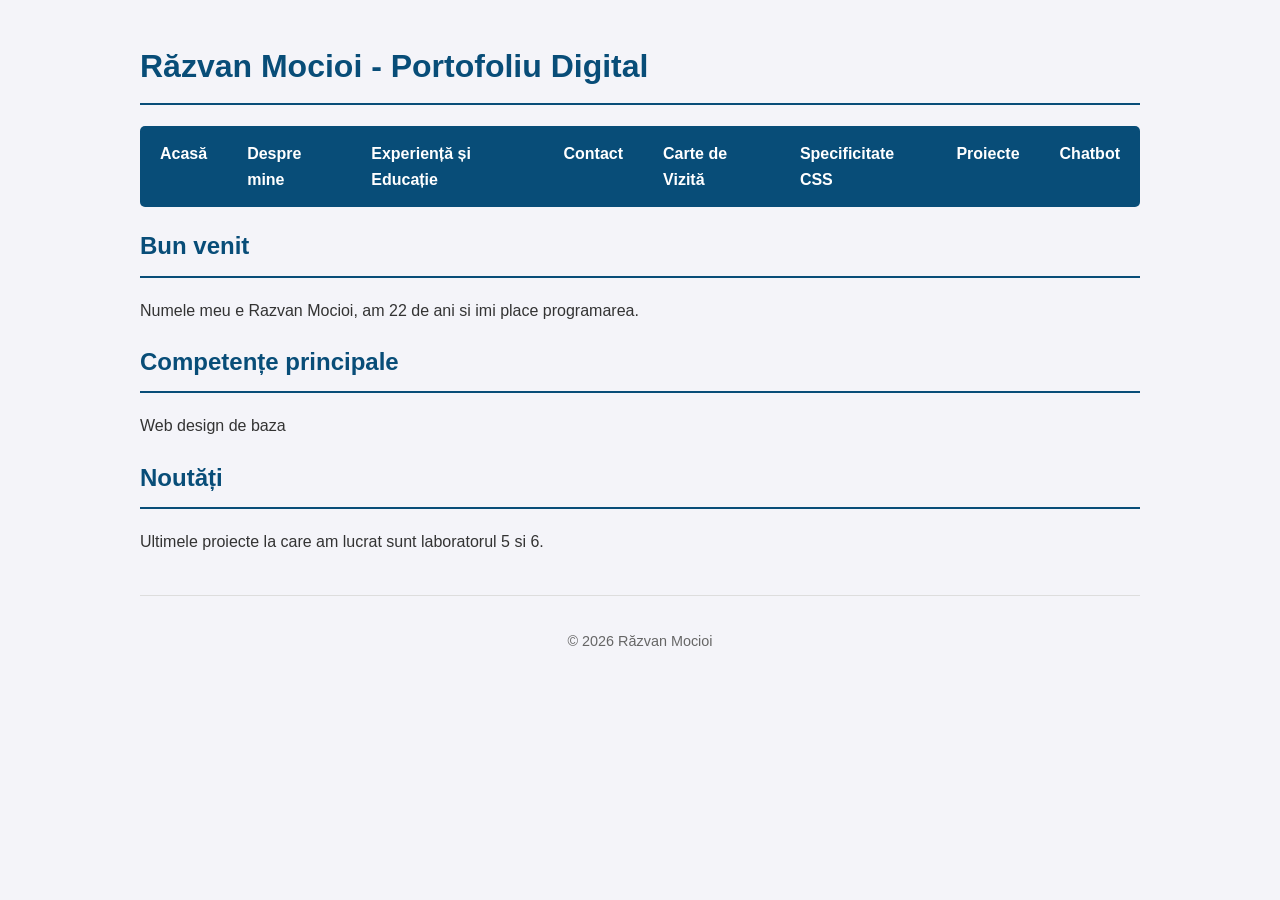
<file: index.html>
<!doctype html>
<html lang="ro">
<head>
    <meta charset="UTF-8">
    <meta name="viewport" content="width=device-width, initial-scale=1.0">
    <title>Portofoliu Personal | Răzvan Mocioi</title>
    <link rel="stylesheet" href="style.css">
</head>
<body>


    <header>
        <h1>Răzvan Mocioi - Portofoliu Digital</h1>
    </header>

   <nav aria-label="Navigare principală">
    <ul>
        <li><a href="index.html">Acasă</a></li>
        <li><a href="about.html">Despre mine</a></li>
        <li><a href="data.html">Experiență și Educație</a></li>
        <li><a href="contact.html">Contact</a></li>
        <li><a href="card.html">Carte de Vizită</a></li>
        <li><a href="specificity.html">Specificitate CSS</a></li>
        <li><a href="overview.html">Proiecte</a></li>
        <li><a href="chatbot.html">Chatbot</a></li>
    </ul>
</nav>

    <main>
        <section id="introducere">
            <h2>Bun venit</h2>
            <p>Numele meu e Razvan Mocioi, am 22 de ani si imi place programarea.</p>
        </section>

        <section id="competente">
            <h2>Competențe principale</h2>
            <p>Web design de baza</p>
        </section>

        <section id="noutati">
            <h2>Noutăți</h2>
            <p>Ultimele proiecte la care am lucrat sunt laboratorul 5 si 6.</p>
        </section>
    </main>

    <footer>
        <p>&copy; 2026 Răzvan Mocioi</p>
    </footer>

</body>
</html>
</file>
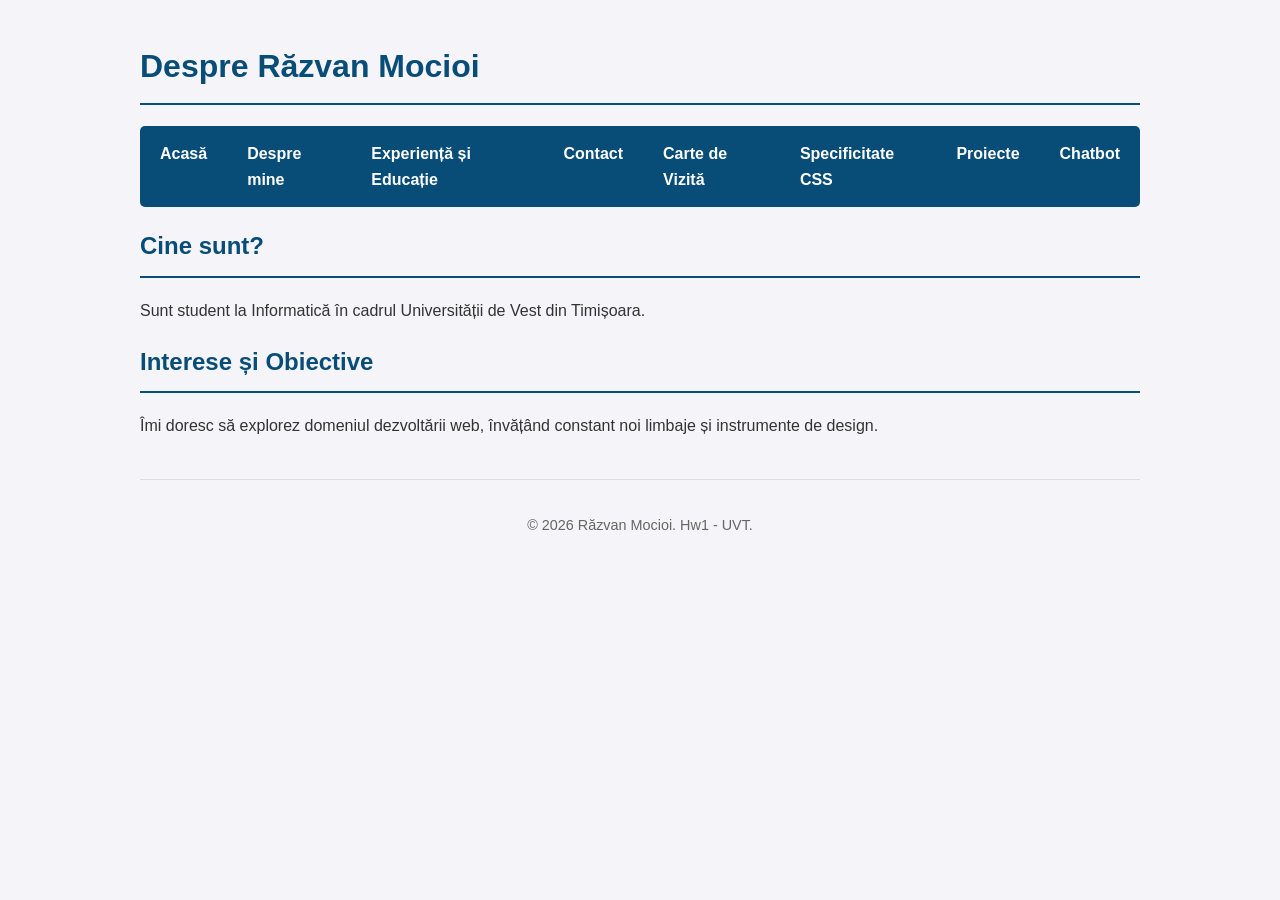
<file: about.html>
<!doctype html>
<html lang="ro">
<head>
    <meta charset="UTF-8">
    <meta name="viewport" content="width=device-width, initial-scale=1.0">
    <title>Despre mine | Razvan Mocioi</title>
    <link rel="stylesheet" href="style.css">
</head>
<body>


    <header>
        <h1>Despre Răzvan Mocioi</h1>
    </header>

   <nav aria-label="Navigare principală">
    <ul>
        <li><a href="index.html">Acasă</a></li>
        <li><a href="about.html">Despre mine</a></li>
        <li><a href="data.html">Experiență și Educație</a></li>
        <li><a href="contact.html">Contact</a></li>
        <li><a href="card.html">Carte de Vizită</a></li>
        <li><a href="specificity.html">Specificitate CSS</a></li>
        <li><a href="overview.html">Proiecte</a></li>
        <li><a href="chatbot.html">Chatbot</a></li>
    </ul>
</nav>

    <main>
        <section>
            <h2>Cine sunt?</h2>
            <p>Sunt student la Informatică în cadrul Universității de Vest din Timișoara.</p>
        </section>

        <section>
            <h2>Interese și Obiective</h2>
            <p>Îmi doresc să explorez domeniul dezvoltării web, învățând constant noi limbaje și instrumente de design.</p>
        </section>
    </main>

    <footer>
        <p>&copy; 2026 Răzvan Mocioi. Hw1 - UVT.</p>
    </footer>

</body>
</html>
</file>
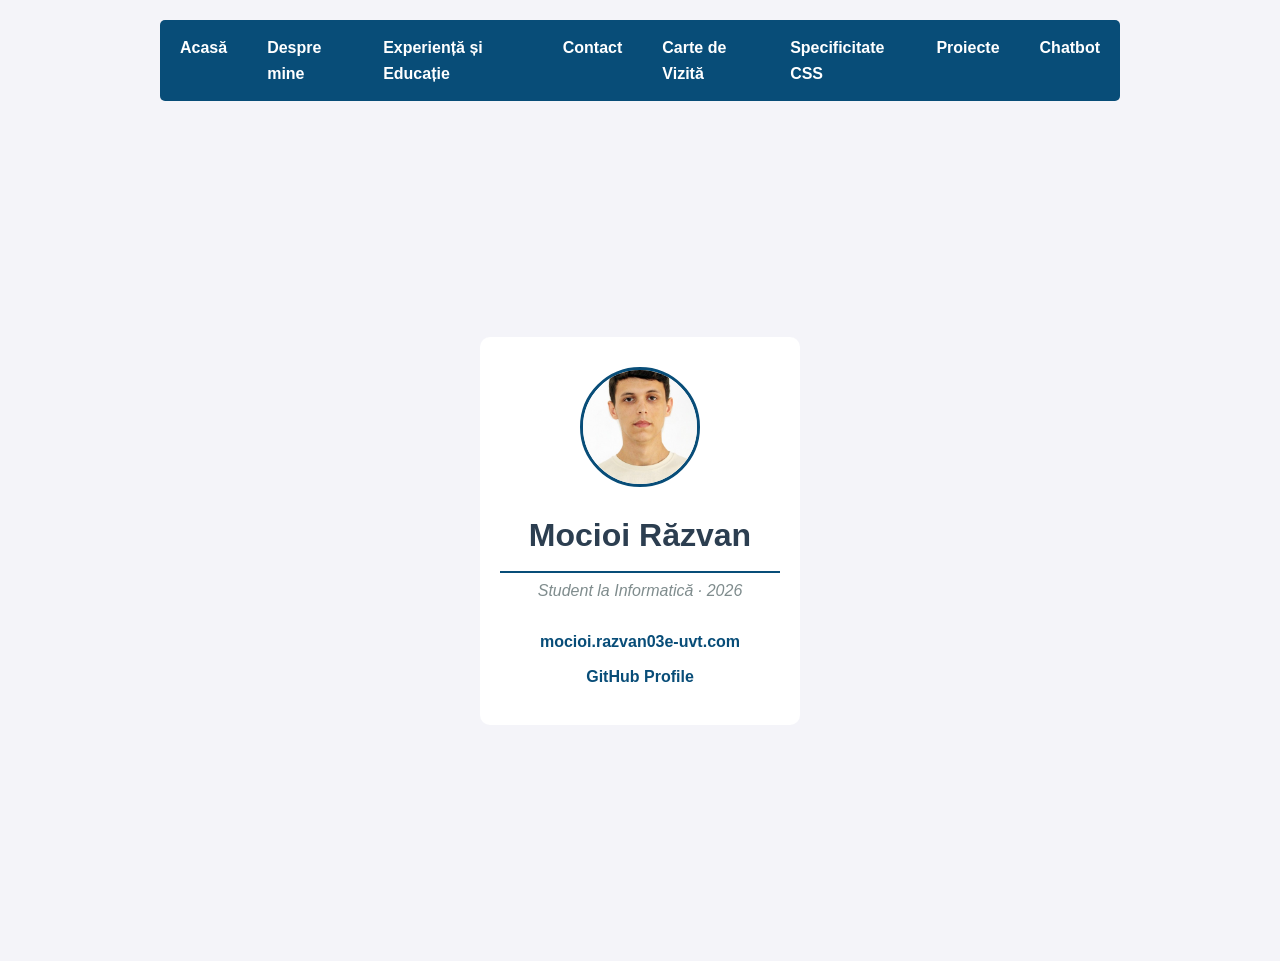
<file: card.html>
<!DOCTYPE html>
<html lang="ro">
<head>
    <meta charset="UTF-8">
    <meta name="viewport" content="width=device-width, initial-scale=1.0">
    <title>Carte de Vizită | Răzvan Mocioi</title>
    <link rel="stylesheet" href="style.css">
    <link rel="stylesheet" href="card.css">
</head>
<body>

    <nav aria-label="Navigare principală">
        <ul>
            <li><a href="index.html">Acasă</a></li>
            <li><a href="about.html">Despre mine</a></li>
            <li><a href="data.html">Experiență și Educație</a></li>
            <li><a href="contact.html">Contact</a></li>
            <li><a href="card.html">Carte de Vizită</a></li>
            <li><a href="specificity.html">Specificitate CSS</a></li>
            <li><a href="overview.html">Proiecte</a></li>
            <li><a href="chatbot.html">Chatbot</a></li>
        </ul>
    </nav>

    <main class="card-page-container">
        <div id="personal-card">
            <img src="assets/eu.jpg" alt="Răzvan Mocioi" class="avatar">
            <h1 id="name-title">Mocioi Răzvan</h1>
            <p class="info-text">Student la Informatică · 2026</p>
            <div class="links">
                <a href=mocioi.razvan03e-uvt.com">mocioi.razvan03e-uvt.com</a>
                <br>
                <a href="https://github.com/Razvan-Mocioi" id="github-link">GitHub Profile</a>
            </div>
        </div>
    </main>

</body>
</html>
</file>
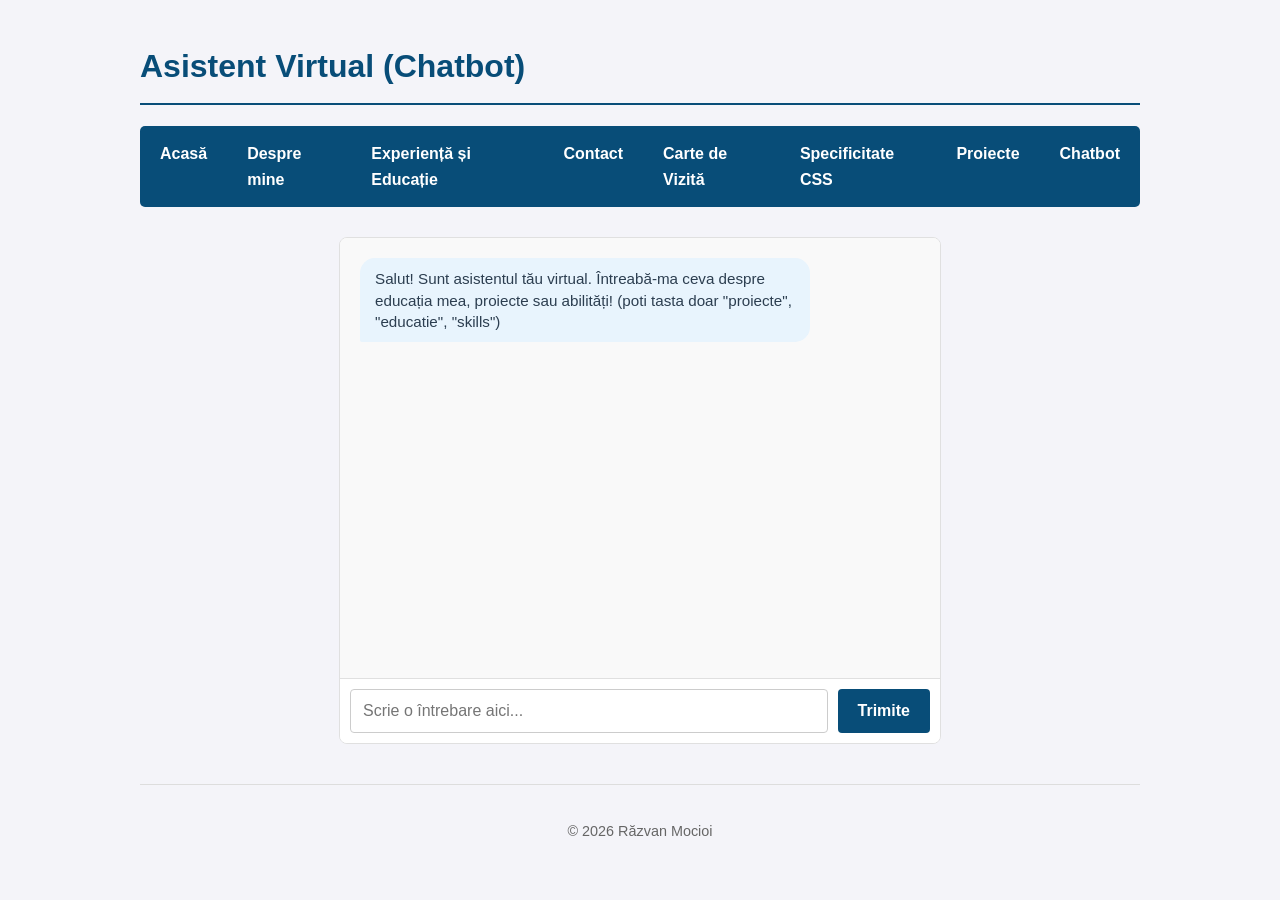
<file: chatbot.html>
<!DOCTYPE html>
<html lang="ro">
<head>
    <meta charset="UTF-8">
    <meta name="viewport" content="width=device-width, initial-scale=1.0">
    <title>Chatbot Interactiv | Răzvan Mocioi</title>
    <link rel="stylesheet" href="style.css">
    <link rel="stylesheet" href="chatbot.css">
</head>
<body>

    <header>
        <h1>Asistent Virtual (Chatbot)</h1>
    </header>

    <nav aria-label="Navigare principală">
        <ul>
            <li><a href="index.html">Acasă</a></li>
            <li><a href="about.html">Despre mine</a></li>
            <li><a href="data.html">Experiență și Educație</a></li>
            <li><a href="contact.html">Contact</a></li>
            <li><a href="card.html">Carte de Vizită</a></li>
            <li><a href="specificity.html">Specificitate CSS</a></li>
            <li><a href="overview.html">Proiecte</a></li>
            <li><a href="chatbot.html">Chatbot</a></li>
        </ul>
    </nav>

    <main>
        <section class="chat-container">
            <div id="chat-box" class="chat-box">
                <div class="message bot-message">
                    Salut! Sunt asistentul tău virtual. Întreabă-ma ceva despre educația mea, proiecte sau abilități! (poti tasta doar "proiecte", "educatie", "skills")
                </div>
            </div>

            <form id="chat-form" class="chat-form">
                <input type="text" id="user-input" placeholder="Scrie o întrebare aici..." required autocomplete="off">
                <button type="submit">Trimite</button>
            </form>
        </section>
    </main>

    <footer>
        <p>&copy; 2026 Răzvan Mocioi</p>
    </footer>

    <script src="chatbot.js"></script>
</body>
</html>
</file>
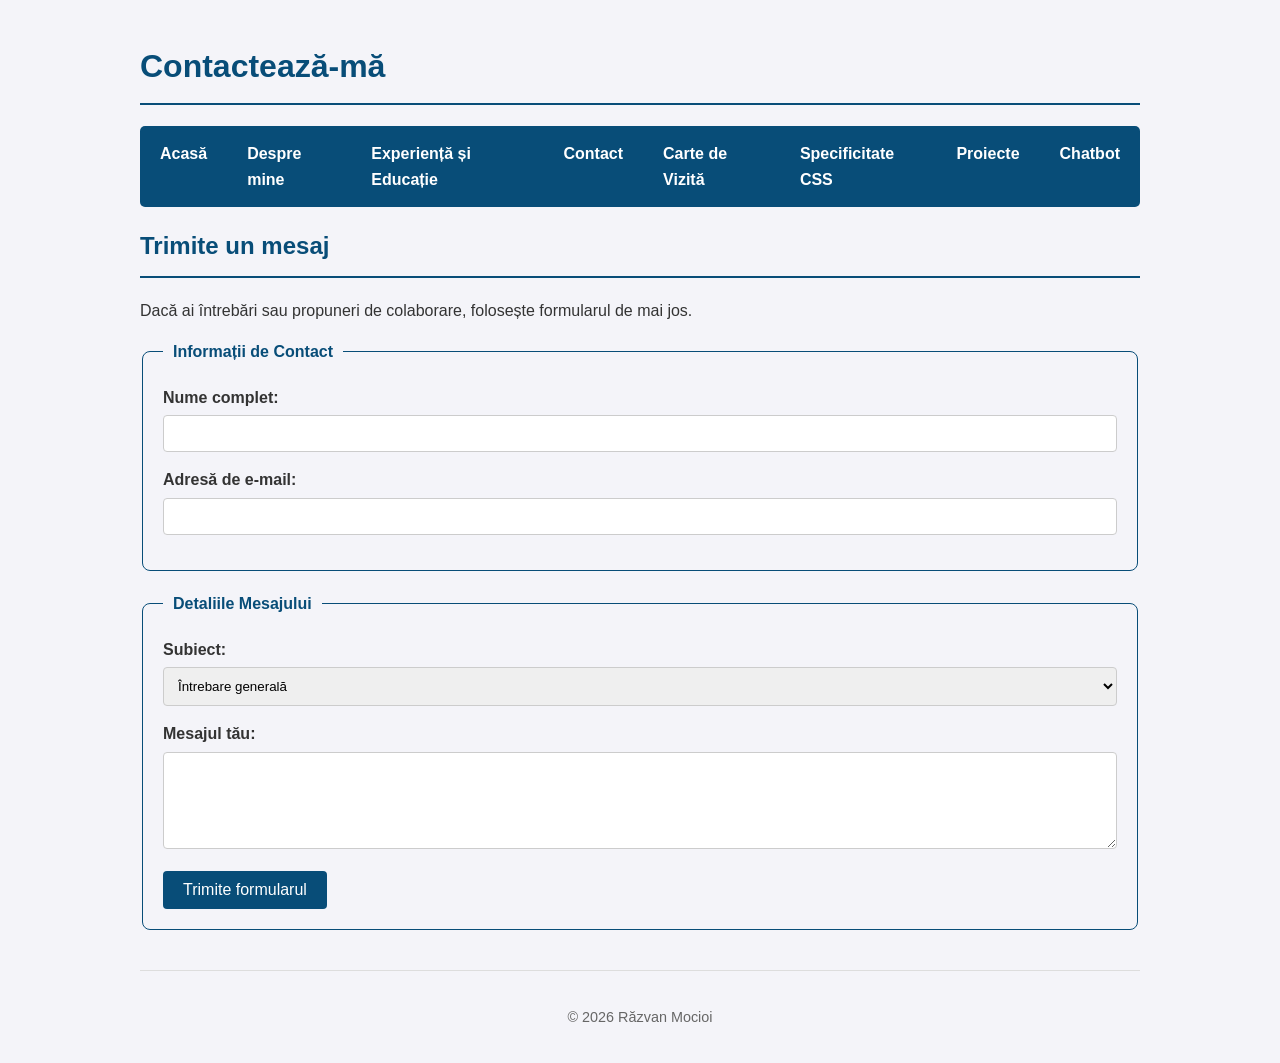
<file: contact.html>
<!doctype html>
<html lang="ro">
<head>
    <meta charset="UTF-8">
    <meta name="viewport" content="width=device-width, initial-scale=1.0">
    <title>Contact | Răzvan Mocioi</title>
    <link rel="stylesheet" href="style.css">
</head>
<body>


    <header>
        <h1>Contactează-mă</h1>
    </header>

  <nav aria-label="Navigare principală">
    <ul>
        <li><a href="index.html">Acasă</a></li>
        <li><a href="about.html">Despre mine</a></li>
        <li><a href="data.html">Experiență și Educație</a></li>
        <li><a href="contact.html">Contact</a></li>
        <li><a href="card.html">Carte de Vizită</a></li>
        <li><a href="specificity.html">Specificitate CSS</a></li>
        <li><a href="overview.html">Proiecte</a></li>
        <li><a href="chatbot.html">Chatbot</a></li>
    </ul>
</nav>
    <main>
        <section>
            <h2>Trimite un mesaj</h2>
            <p>Dacă ai întrebări sau propuneri de colaborare, folosește formularul de mai jos.</p>

            <form action="#" method="post">
                <fieldset>
                    <legend>Informații de Contact</legend>
                    
                    <div class="form-group">
                        <label for="nume">Nume complet:</label>
                        <input type="text" id="nume" name="nume" required>
                    </div>

                    <div class="form-group">
                        <label for="email">Adresă de e-mail:</label>
                        <input type="email" id="email" name="email" required>
                    </div>
                </fieldset>

                <fieldset>
                    <legend>Detaliile Mesajului</legend>

                    <div class="form-group">
                        <label for="subiect">Subiect:</label>
                        <select id="subiect" name="subiect">
                            <option value="general">Întrebare generală</option>
                            <option value="proiect">Propunere proiect</option>
                            <option value="feedback">Feedback site</option>
                        </select>
                    </div>

                    <div class="form-group">
                        <label for="mesaj">Mesajul tău:</label>
                        <textarea id="mesaj" name="mesaj" rows="5" required></textarea>
                    </div>

                    <button type="submit">Trimite formularul</button>
                </fieldset>
            </form>
        </section>
    </main>

    <footer>
        <p>&copy; 2026 Răzvan Mocioi</p>
    </footer>

</body>
</html>
</file>
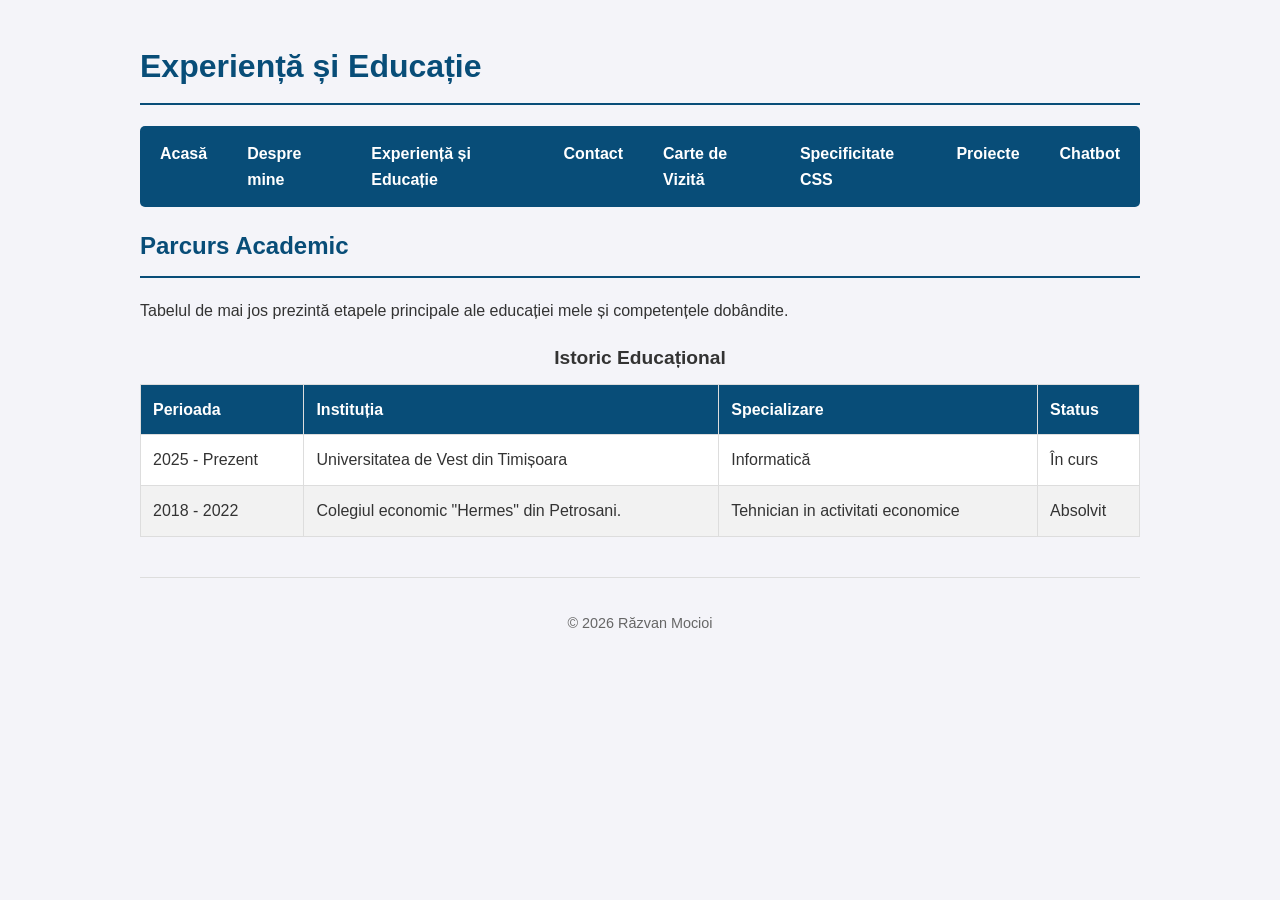
<file: data.html>
<!doctype html>
<html lang="ro">
<head>
    <meta charset="UTF-8">
    <meta name="viewport" content="width=device-width, initial-scale=1.0">
    <title>Experiență și Educație | Răzvan Mocioi</title>
    <link rel="stylesheet" href="style.css">
</head>
<body>


    <header>
        <h1>Experiență și Educație</h1>
    </header>

   <nav aria-label="Navigare principală">
    <ul>
        <li><a href="index.html">Acasă</a></li>
        <li><a href="about.html">Despre mine</a></li>
        <li><a href="data.html">Experiență și Educație</a></li>
        <li><a href="contact.html">Contact</a></li>
        <li><a href="card.html">Carte de Vizită</a></li>
        <li><a href="specificity.html">Specificitate CSS</a></li>
        <li><a href="overview.html">Proiecte</a></li>
        <li><a href="chatbot.html">Chatbot</a></li>
    </ul>
</nav>
    <main>
        <section>
            <h2>Parcurs Academic</h2>
            <p>Tabelul de mai jos prezintă etapele principale ale educației mele și competențele dobândite.</p>
            
            <table>
                <caption>Istoric Educațional</caption>
                <thead>
                    <tr>
                        <th scope="col">Perioada</th>
                        <th scope="col">Instituția</th>
                        <th scope="col">Specializare</th>
                        <th scope="col">Status</th>
                    </tr>
                </thead>
                <tbody>
                    <tr>
                        <td>2025 - Prezent</td>
                        <td>Universitatea de Vest din Timișoara</td>
                        <td>Informatică</td>
                        <td>În curs</td>
                    </tr>
                    <tr>
                        <td>2018 - 2022</td>
                        <td>Colegiul economic "Hermes" din Petrosani.</td>
                        <td>Tehnician in activitati economice</td>
                        <td>Absolvit</td>
                    </tr>
                </tbody>
            </table>
        </section>
    </main>

    <footer>
        <p>&copy; 2026 Răzvan Mocioi</p>
    </footer>

</body>
</html>
</file>
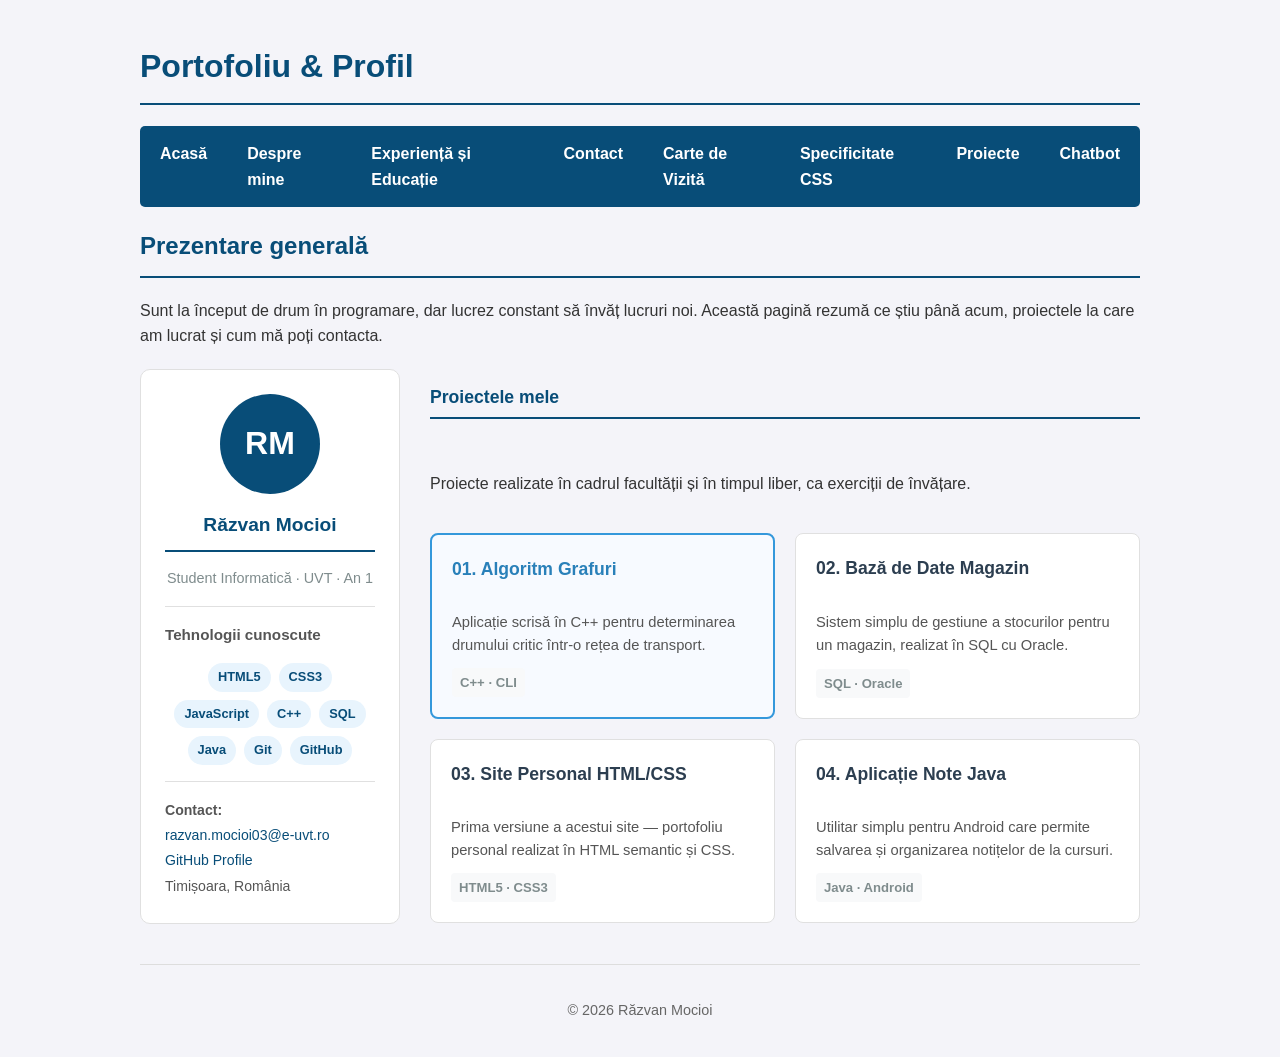
<file: overview.html>
<!DOCTYPE html>
<html lang="ro">
<head>
    <meta charset="UTF-8">
    <meta name="viewport" content="width=device-width, initial-scale=1.0">
    <title>Proiecte & Profil | Răzvan Mocioi</title>
    <link rel="stylesheet" href="style.css">
    <link rel="stylesheet" href="overview.css">
</head>
<body>

    <header>
        <h1>Portofoliu & Profil</h1>
    </header>

    <nav aria-label="Navigare principală">
        <ul>
            <li><a href="index.html">Acasă</a></li>
            <li><a href="about.html">Despre mine</a></li>
            <li><a href="data.html">Experiență și Educație</a></li>
            <li><a href="contact.html">Contact</a></li>
            <li><a href="card.html">Carte de Vizită</a></li>
            <li><a href="specificity.html">Specificitate CSS</a></li>
            <li><a href="overview.html">Proiecte</a></li>
            <li><a href="chatbot.html">Chatbot</a></li>
        </ul>
    </nav>

    <main id="main-content">

        <section class="intro">
            <h2>Prezentare generală</h2>
            <p>Sunt la început de drum în programare, dar lucrez constant să învăț lucruri noi. Această pagină rezumă ce știu până acum, proiectele la care am lucrat și cum mă poți contacta.</p>
        </section>

        <div class="overview-layout">

            <aside class="sidebar">
                <div class="avatar-placeholder">RM</div>
                <h2>Răzvan Mocioi</h2>
                <p class="rol">Student Informatică · UVT · An 1</p>

                <hr>

                <h3>Tehnologii cunoscute</h3>
                <ul class="skills-list">
                    <li>HTML5</li>
                    <li>CSS3</li>
                    <li>JavaScript</li>
                    <li>C++</li>
                    <li>SQL</li>
                    <li>Java</li>
                    <li>Git</li>
                    <li>GitHub</li>
                </ul>

                <hr>

                <div class="contact-info">
                    <strong>Contact:</strong><br>
                    <a href="mailto:razvan.mocioi03@e-uvt.ro">razvan.mocioi03@e-uvt.ro</a><br>
                    <a href="https://github.com/Razvan-Mocioi" target="_blank" rel="noopener">GitHub Profile</a><br>
                    Timișoara, România
                </div>
            </aside>

            <div class="main-content-overview">
                <h2>Proiectele mele</h2>
                <p>Proiecte realizate în cadrul facultății și în timpul liber, ca exerciții de învățare.</p>

                <div class="grid-proiecte">
                    <div class="card-proiect featured">
                        <h3>01. Algoritm Grafuri</h3>
                        <p class="descriere">Aplicație scrisă în C++ pentru determinarea drumului critic într-o rețea de transport.</p>
                        <span class="tech">C++ · CLI</span>
                    </div>

                    <div class="card-proiect">
                        <h3>02. Bază de Date Magazin</h3>
                        <p class="descriere">Sistem simplu de gestiune a stocurilor pentru un magazin, realizat în SQL cu Oracle.</p>
                        <span class="tech">SQL · Oracle</span>
                    </div>

                    <div class="card-proiect">
                        <h3>03. Site Personal HTML/CSS</h3>
                        <p class="descriere">Prima versiune a acestui site — portofoliu personal realizat în HTML semantic și CSS.</p>
                        <span class="tech">HTML5 · CSS3</span>
                    </div>

                    <div class="card-proiect">
                        <h3>04. Aplicație Note Java</h3>
                        <p class="descriere">Utilitar simplu pentru Android care permite salvarea și organizarea notițelor de la cursuri.</p>
                        <span class="tech">Java · Android</span>
                    </div>
                </div>
            </div>

        </div>
    </main>

    <footer>
        <p>&copy; 2026 Răzvan Mocioi</p>
    </footer>

</body>
</html>
</file>
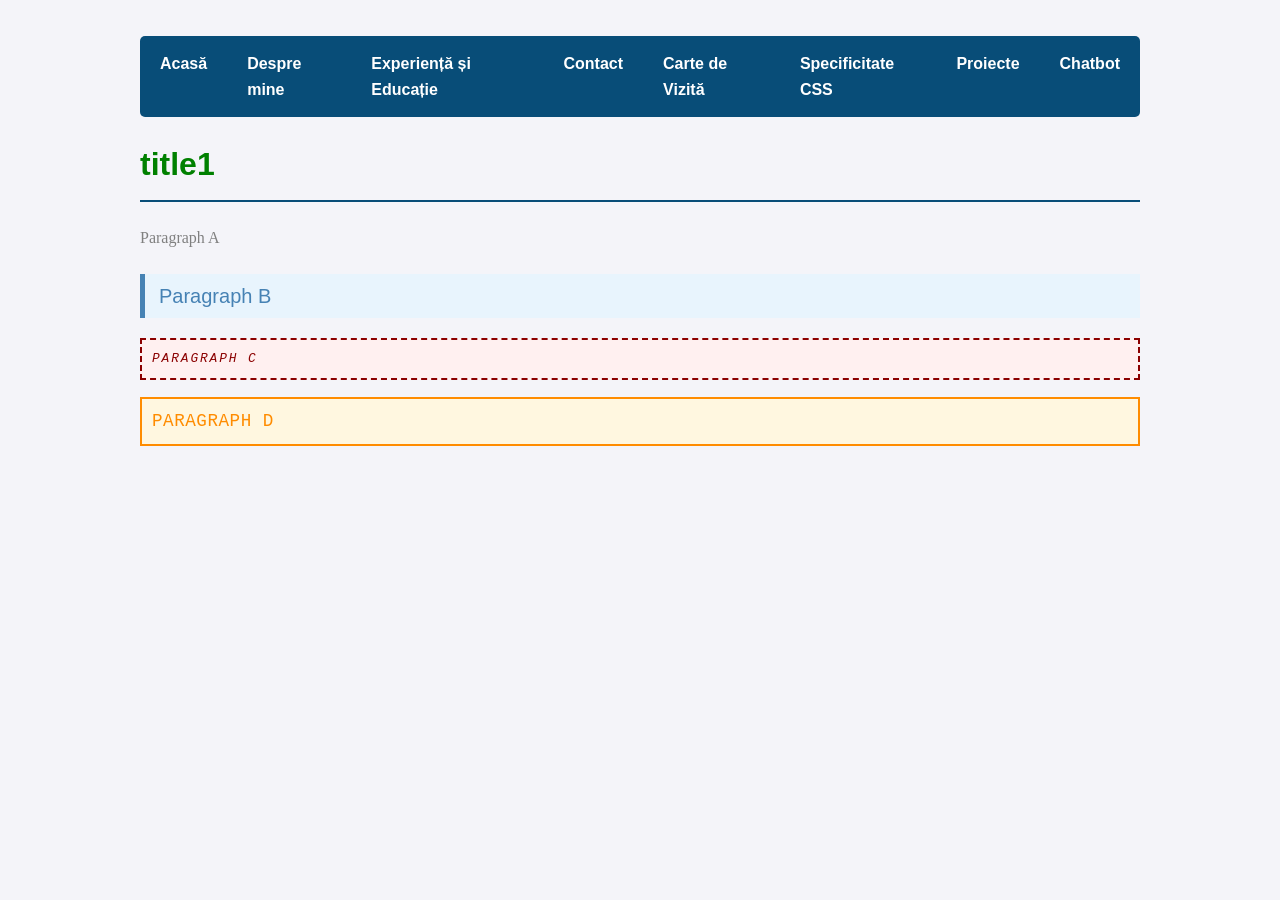
<file: specificity.html>
<!DOCTYPE html>
<html lang="en">
<head>
    <meta charset="UTF-8">
    <title>Specificity Game</title>
    <link rel="stylesheet" href="style.css">
    <style>
        p {
            color: gray;
            font-size: 1rem;
            font-family: Georgia, serif;
            line-height: 1.4;
            padding: 4px 0;
        }

        .info {
            color: steelblue;
            font-size: 1.25rem;
            background-color: #e8f4fd;
            padding: 8px 14px;
            border-left: 5px solid steelblue;
            font-family: Arial, sans-serif;
        }

        #warning {
            color: darkred;
            font-size: 0.8rem;
            font-style: italic;
            text-transform: uppercase;
            letter-spacing: 0.15em;
            border: 2px dashed darkred;
            padding: 10px;
            background-color: #fff0f0;
            font-family: 'Courier New', monospace;
        }

        #warning.info {
            color: darkorange;
            background-color: #fff7e0;
            border: 2px solid darkorange;
            font-size: 1.1rem;
            font-style: normal;
            letter-spacing: 0.03em;
        }

        h1 {
            color: green;
        }
    </style>
</head>
<body>

    <nav aria-label="Navigare principală">
        <ul>
            <li><a href="index.html">Acasă</a></li>
            <li><a href="about.html">Despre mine</a></li>
            <li><a href="data.html">Experiență și Educație</a></li>
            <li><a href="contact.html">Contact</a></li>
            <li><a href="card.html">Carte de Vizită</a></li>
            <li><a href="specificity.html">Specificitate CSS</a></li>
            <li><a href="overview.html">Proiecte</a></li>
            <li><a href="chatbot.html">Chatbot</a></li>
        </ul>
    </nav>

    <h1>title1</h1>

    <p>Paragraph A</p>

    <p class="info">Paragraph B</p>

    <p id="warning">Paragraph C</p>

    <p class="info" id="warning">Paragraph D</p>

</body>
</html>
</file>
<file: style.css>
body {
    font-family: 'Segoe UI', Tahoma, Geneva, Verdana, sans-serif;
    line-height: 1.6;
    color: #333;
    max-width: 1000px;
    margin: 0 auto;
    padding: 20px;
    background-color: #f4f4f9;
}

h1, h2 {
    color: #084D78;
    border-bottom: 2px solid #084D78;
    padding-bottom: 10px;
}

nav {
    background: #084D78;
    margin-bottom: 20px;
    border-radius: 5px;
}

nav ul {
    list-style: none;
    padding: 0;
    display: flex;
    justify-content: space-around;
}

nav a {
    display: block;
    padding: 15px 20px;
    color: white;
    text-decoration: none;
    font-weight: bold;
}

nav a:hover, nav a:focus {
    background: #0a5f94;
    text-decoration: underline;
}

table {
    width: 100%;
    border-collapse: collapse;
    margin: 20px 0;
    background: white;
}

caption {
    font-weight: bold;
    margin-bottom: 10px;
    font-size: 1.2em;
}

th, td {
    padding: 12px;
    border: 1px solid #ddd;
    text-align: left;
}

th {
    background-color: #084D78;
    color: white;
}

tr:nth-child(even) {
    background-color: #f2f2f2;
}

fieldset {
    border: 1px solid #084D78;
    border-radius: 8px;
    margin-bottom: 20px;
    padding: 20px;
}

legend {
    font-weight: bold;
    color: #084D78;
    padding: 0 10px;
}

.form-group {
    margin-bottom: 15px;
}

label {
    display: block;
    margin-bottom: 5px;
    font-weight: bold;
}

input, select, textarea {
    width: 100%;
    padding: 10px;
    border: 1px solid #ccc;
    border-radius: 4px;
    box-sizing: border-box;
}

input:focus, textarea:focus {
    outline: 2px solid #FFD600;
}

button {
    background-color: #084D78;
    color: white;
    padding: 10px 20px;
    border: none;
    border-radius: 4px;
    cursor: pointer;
    font-size: 1em;
}

button:hover {
    background-color: #0a5f94;
}

footer {
    text-align: center;
    margin-top: 40px;
    font-size: 0.9em;
    color: #666;
    border-top: 1px solid #ddd;
    padding-top: 20px;
}
</file>
<file: card.css>
* {
    margin: 0;
    padding: 0;
    box-sizing: border-box;
}

body {
    background-color: #f4f4f9;
    font-family: sans-serif; 
}

.card-page-container {
    display: flex;
    justify-content: center;
    align-items: center;
    min-height: calc(100vh - 80px); 
    padding: 20px;
}

#personal-card {
    background: white;
    padding: 30px 20px;
    border-radius: 10px;
    text-align: center;
    width: 320px;
}

#name-title { 
    color: #2c3e50; 
    margin-bottom: 5px;
}

.avatar {
    width: 120px;
    height: 120px;
    border-radius: 50%; 
    object-fit: cover;
    margin-bottom: 15px;
    border: 3px solid #084D78;
}

.info-text { 
    color: #7f8c8d; 
    font-style: italic; 
    margin-bottom: 20px;
}

.links a {
    display: inline-block;
    margin: 5px 0;
    color: #084D78;
    text-decoration: none;
    font-weight: bold;
}

.links a:hover {
    text-decoration: underline;
}
</file>
<file: chatbot.css>
.chat-container {
    max-width: 600px;
    margin: 30px auto;
    background: #ffffff;
    border: 1px solid #e0e0e0;
    border-radius: 8px;
    display: flex;
    flex-direction: column;
    overflow: hidden;
}

.chat-box {
    height: 400px;
    padding: 20px;
    overflow-y: auto;
    display: flex;
    flex-direction: column;
    gap: 15px;
    background-color: #f9f9f9;
}

.message {
    padding: 10px 15px;
    border-radius: 15px;
    max-width: 75%;
    line-height: 1.4;
    font-family: Arial, sans-serif;
    font-size: 0.95rem;
}

.bot-message {
    background-color: #e8f4fd;
    color: #2c3e50;
    align-self: flex-start;
    border-bottom-left-radius: 2px;
}

.user-message {
    background-color: #084D78;
    color: #ffffff;
    align-self: flex-end;
    border-bottom-right-radius: 2px;
}

.chat-form {
    display: flex;
    border-top: 1px solid #e0e0e0;
    padding: 10px;
    background: #fff;
}

.chat-form input {
    flex: 1;
    padding: 12px;
    border: 1px solid #ccc;
    border-radius: 4px;
    font-size: 1rem;
    outline: none;
}

.chat-form button {
    padding: 0 20px;
    background-color: #084D78;
    color: white;
    border: none;
    border-radius: 4px;
    margin-left: 10px;
    cursor: pointer;
    font-weight: bold;
    font-size: 1rem;
}

.chat-form button:hover {
    background-color: #063959;
}
</file>
<file: overview.css>
.overview-layout {
    display: grid;
    grid-template-columns: 1fr;
    gap: 30px;
    margin-top: 20px;
}

.sidebar {
    background: #ffffff;
    border: 1px solid #e0e0e0;
    border-radius: 10px;
    padding: 24px;
    text-align: center;
}

.avatar-placeholder {
    width: 100px;
    height: 100px;
    border-radius: 50%;
    background-color: #084D78;
    color: #ffffff;
    font-size: 2rem;
    font-weight: bold;
    display: flex;
    align-items: center;
    justify-content: center;
    margin: 0 auto 16px auto;
}

.sidebar h2 {
    font-size: 1.2rem;
    color: #084D78;
    margin-bottom: 6px;
}

.sidebar .rol {
    font-size: 0.9rem;
    color: #7f8c8d;
    margin-bottom: 16px;
}

.sidebar hr {
    border: none;
    border-top: 1px solid #e0e0e0;
    margin: 16px 0;
}

.sidebar h3 {
    font-size: 0.95rem;
    color: #555;
    text-align: left;
    margin-bottom: 10px;
}

.skills-list {
    display: flex;
    flex-wrap: wrap;
    gap: 8px;
    justify-content: center;
    list-style: none;
    padding: 0;
}

.skills-list li {
    background-color: #e8f4fd;
    color: #084D78;
    font-size: 0.8rem;
    font-weight: bold;
    padding: 4px 10px;
    border-radius: 20px;
}

.contact-info {
    font-size: 0.88rem;
    color: #555;
    line-height: 1.8;
    text-align: left;
}

.contact-info a {
    color: #084D78;
    text-decoration: none;
}

.main-content-overview {
    display: flex;
    flex-direction: column;
    gap: 20px;
}

.main-content-overview h2 {
    font-size: 1.1rem;
    color: #084D78;
    border-bottom: 2px solid #084D78;
    padding-bottom: 6px;
    margin-bottom: 16px;
}

.grid-proiecte {
    display: grid;
    grid-template-columns: 1fr;
    gap: 20px;
    padding: 0;
}

.card-proiect {
    display: flex;
    flex-direction: column;
    justify-content: space-between;
    background-color: #ffffff;
    border: 1px solid #e0e0e0;
    border-radius: 8px;
    padding: 20px;
}

.card-proiect h3 {
    margin-top: 0;
    color: #2c3e50;
    font-size: 1.1rem;
}

.card-proiect .descriere {
    color: #555555;
    font-size: 0.92rem;
    margin: 10px 0;
}

.card-proiect .tech {
    font-size: 0.82rem;
    color: #7f8c8d;
    font-weight: bold;
    background-color: #f8f9fa;
    padding: 4px 8px;
    border-radius: 4px;
    align-self: flex-start;
}

.card-proiect.featured {
    border: 2px solid #3498db;
    background-color: #f7faff;
}

.card-proiect.featured h3 {
    color: #2980b9;
}

@media (min-width: 768px) {
    .overview-layout {
        grid-template-columns: 260px 1fr;
        align-items: start;
    }

    .grid-proiecte {
        grid-template-columns: repeat(2, 1fr);
    }
}
</file>
